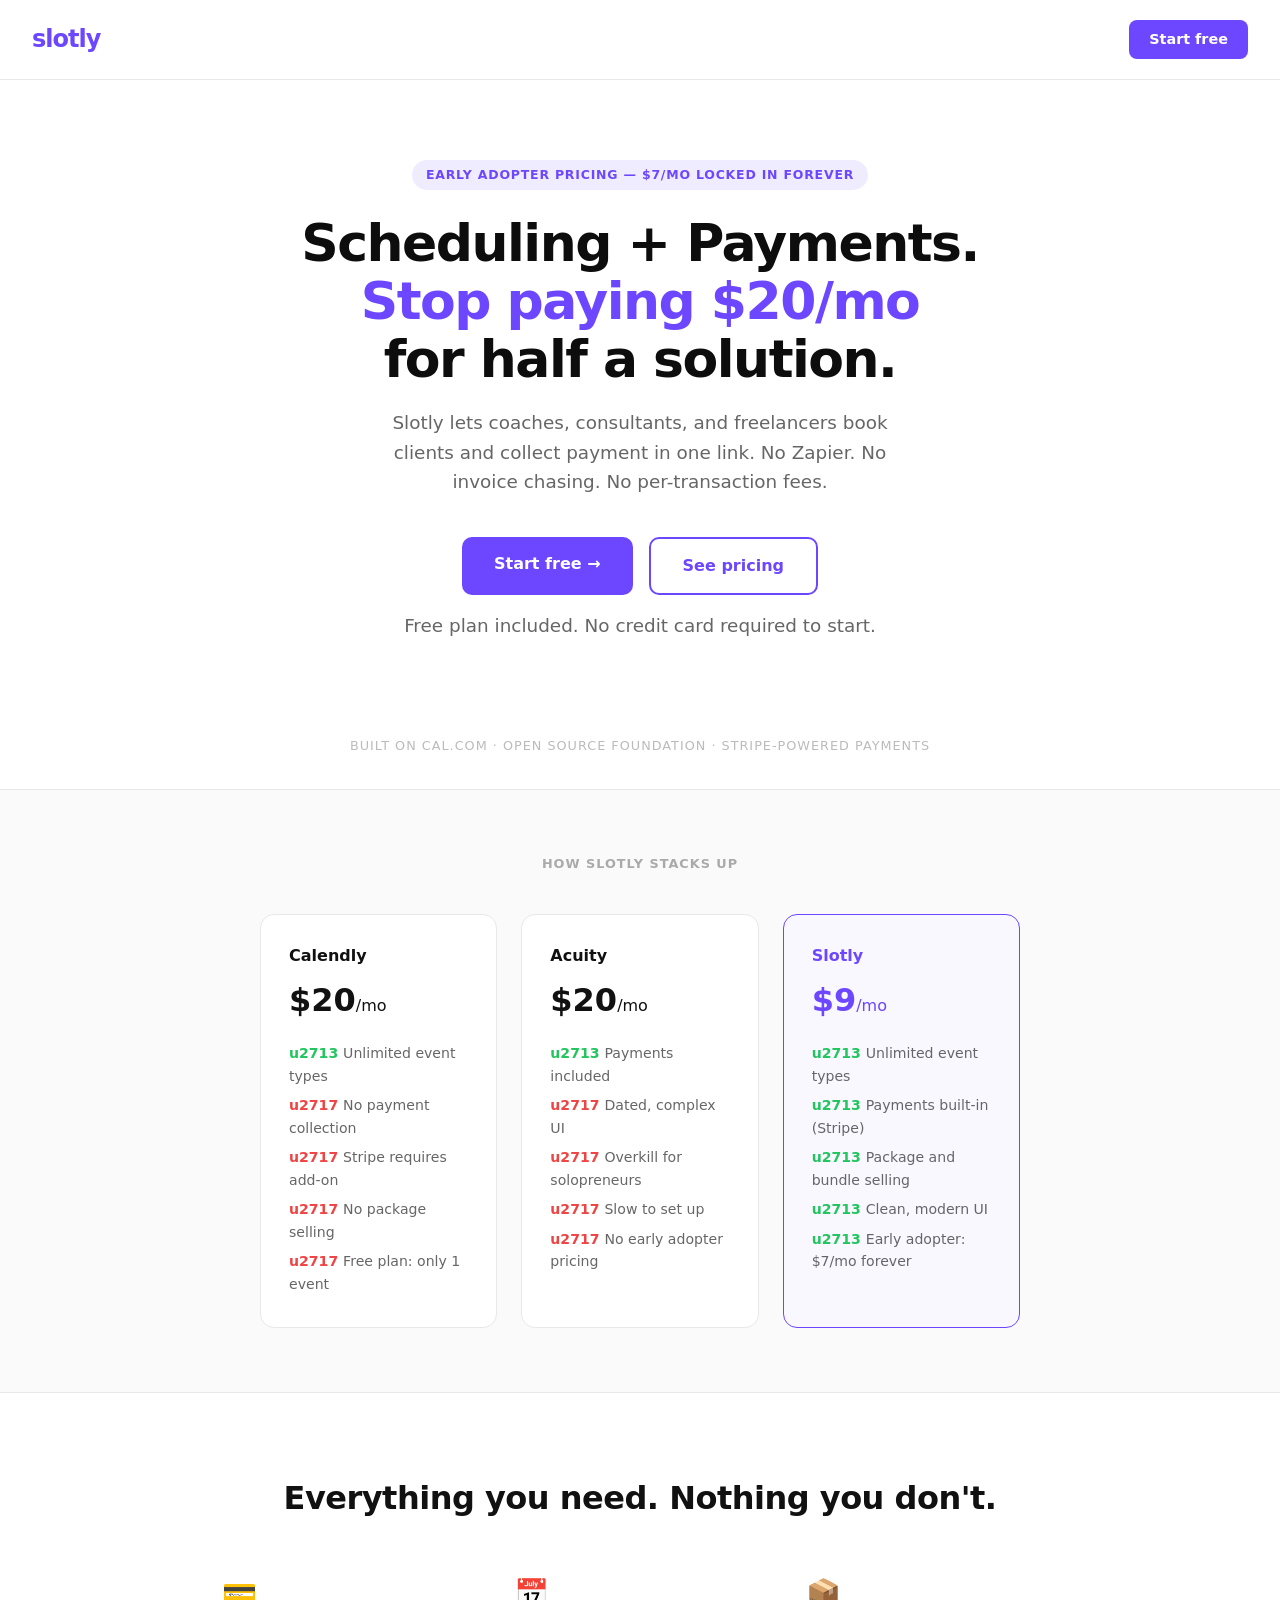
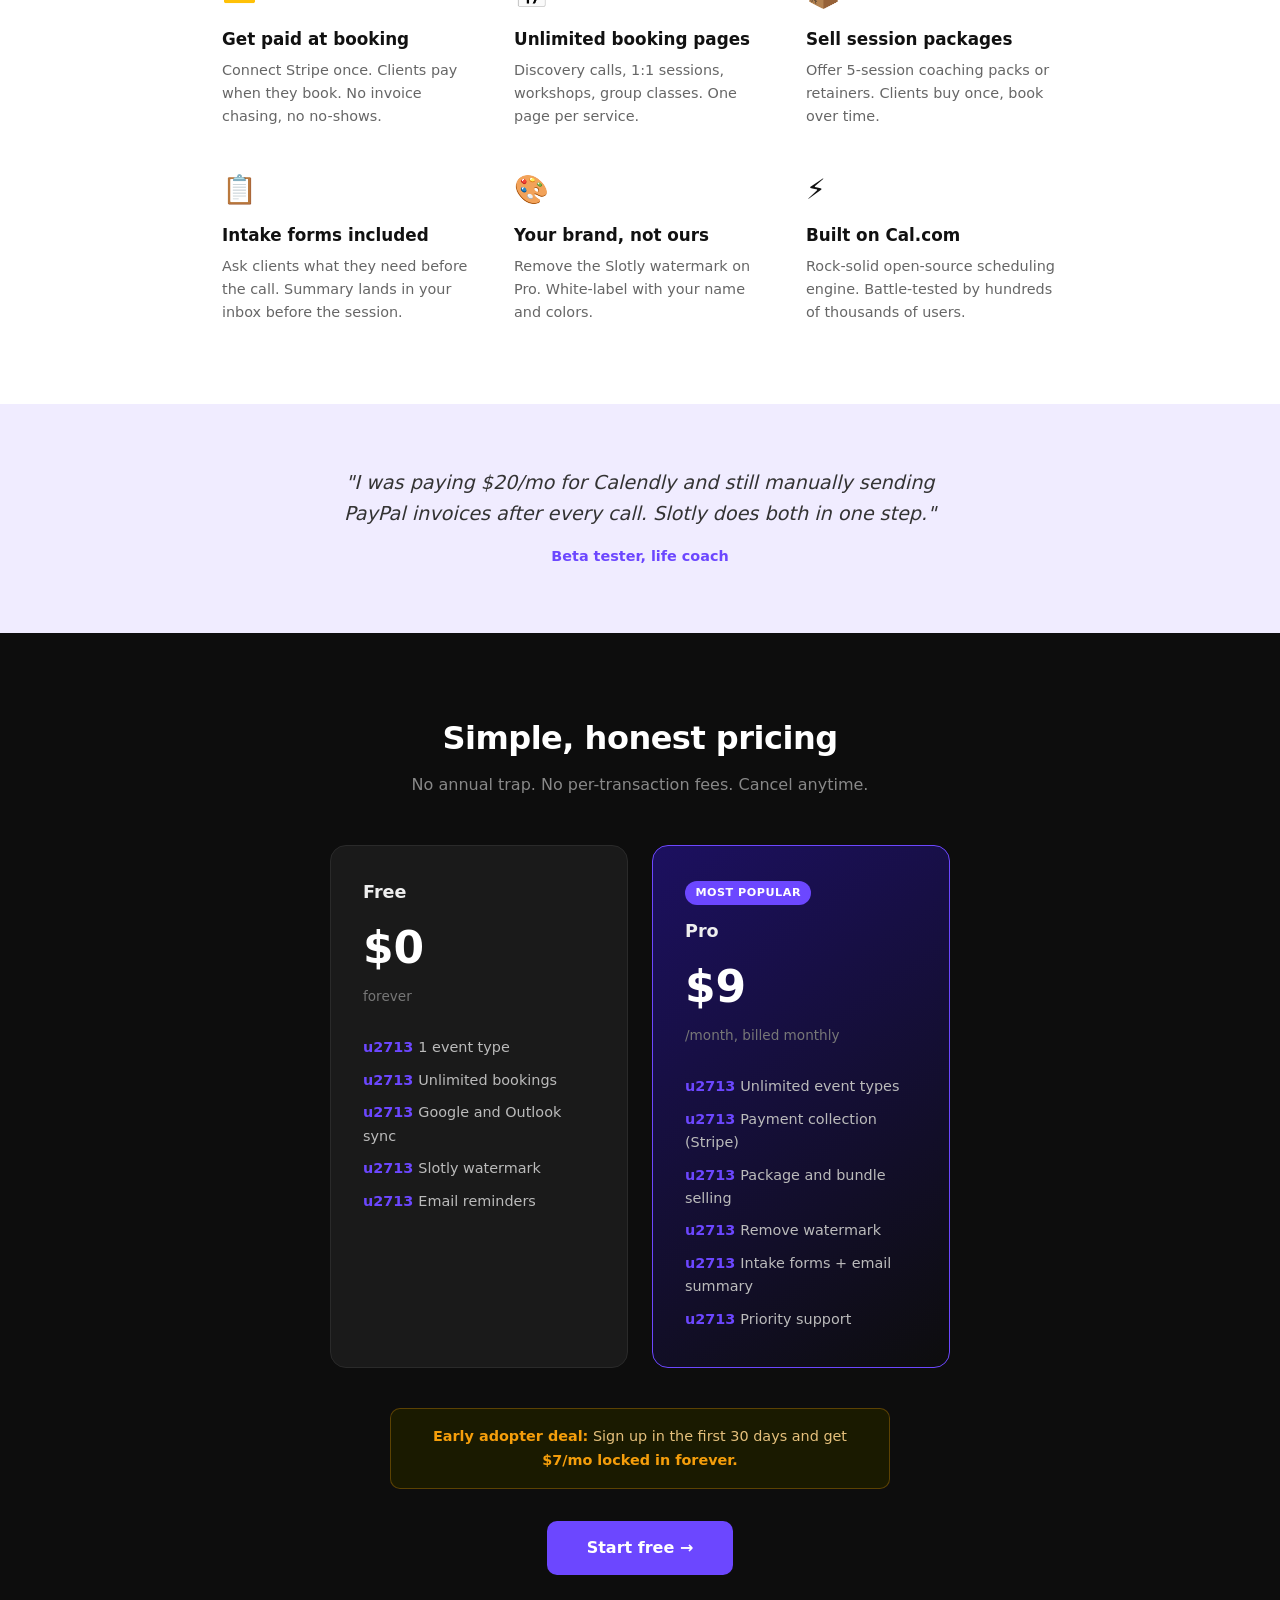
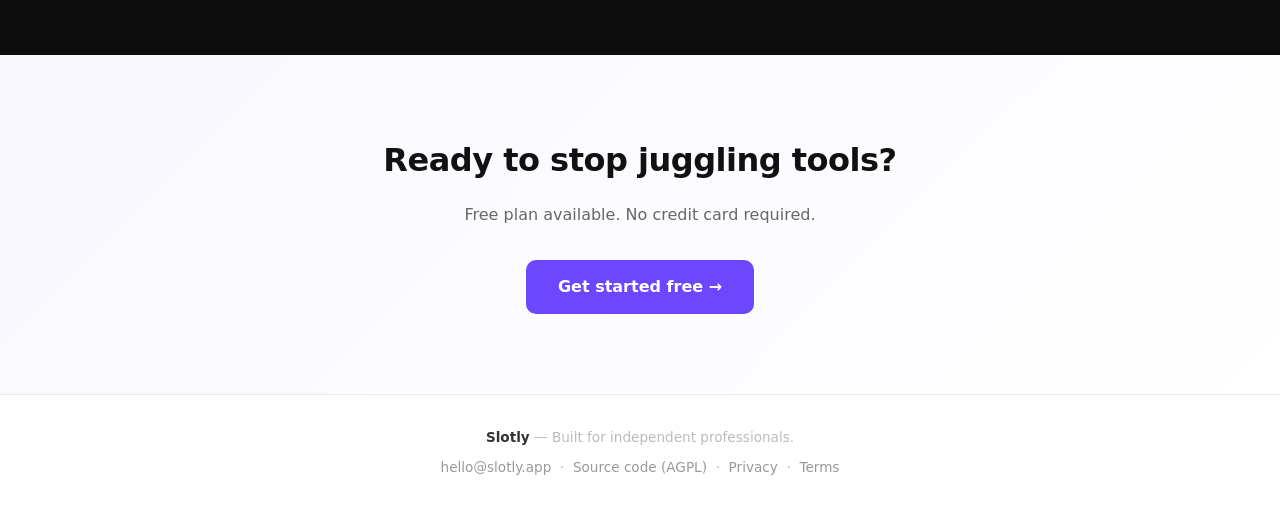
<file: index.html>
<!DOCTYPE html>
<html lang="en">
<head>
  <meta charset="UTF-8">
  <meta name="viewport" content="width=device-width, initial-scale=1.0">
  <title>Slotly — Scheduling + Payments for Coaches and Consultants</title>
  <meta name="description" content="Book clients and collect payment in one link. $9/mo. No per-transaction fees.">
  <meta property="og:title" content="Slotly — Book, pay, done.">
  <meta property="og:description" content="Scheduling with built-in payments for coaches, consultants, and freelancers. Book and get paid in one step.">
  <meta property="og:type" content="website">
  <style>
    *, *::before, *::after { box-sizing: border-box; margin: 0; padding: 0; }
    :root { --purple: #6c47ff; --purple-dark: #5a38d9; --purple-light: #f0ecff; --muted: #666; --border: #e8e8e8; }
    body { font-family: -apple-system, BlinkMacSystemFont, 'Segoe UI', system-ui, sans-serif; color: #111; background: #fff; line-height: 1.6; }
    nav { display: flex; justify-content: space-between; align-items: center; padding: 1.25rem 2rem; border-bottom: 1px solid var(--border); position: sticky; top: 0; background: rgba(255,255,255,0.95); backdrop-filter: blur(8px); z-index: 100; }
    .logo { font-size: 1.5rem; font-weight: 800; color: var(--purple); text-decoration: none; letter-spacing: -1px; }
    .nav-cta { background: var(--purple); color: white; border: none; padding: 0.5rem 1.25rem; border-radius: 8px; font-size: 0.9rem; font-weight: 600; cursor: pointer; text-decoration: none; transition: background 0.2s; display: inline-block; }
    .nav-cta:hover { background: var(--purple-dark); }
    .hero { max-width: 760px; margin: 5rem auto 4rem; padding: 0 2rem; text-align: center; }
    .hero-badge { display: inline-block; background: var(--purple-light); color: var(--purple); font-size: 0.78rem; font-weight: 700; padding: 0.3rem 0.85rem; border-radius: 100px; margin-bottom: 1.5rem; text-transform: uppercase; letter-spacing: 0.8px; }
    .hero h1 { font-size: clamp(2rem, 5vw, 3.25rem); font-weight: 800; line-height: 1.12; letter-spacing: -1.5px; margin-bottom: 1.25rem; color: #0d0d0d; }
    .hero h1 .accent { color: var(--purple); }
    .hero p { font-size: 1.15rem; color: var(--muted); max-width: 560px; margin: 0 auto 2.5rem; }
    .cta-group { display: flex; gap: 1rem; justify-content: center; flex-wrap: wrap; margin-bottom: 1rem; }
    .btn-primary { background: var(--purple); color: white; padding: 0.9rem 2rem; border-radius: 10px; font-size: 1rem; font-weight: 700; text-decoration: none; transition: background 0.2s; display: inline-block; }
    .btn-primary:hover { background: var(--purple-dark); }
    .btn-secondary { background: transparent; color: var(--purple); padding: 0.9rem 2rem; border-radius: 10px; font-size: 1rem; font-weight: 600; text-decoration: none; border: 2px solid var(--purple); transition: all 0.2s; display: inline-block; }
    .btn-secondary:hover { background: var(--purple); color: white; }
    .cta-note { font-size: 0.8rem; color: #999; }
    .social-proof { text-align: center; padding: 2rem; color: #bbb; font-size: 0.8rem; text-transform: uppercase; letter-spacing: 1px; }
    .comparison { background: #fafafa; border-top: 1px solid var(--border); border-bottom: 1px solid var(--border); padding: 4rem 2rem; text-align: center; }
    .comparison h2 { font-size: 0.8rem; font-weight: 600; color: #aaa; text-transform: uppercase; letter-spacing: 1px; margin-bottom: 2.5rem; }
    .compare-grid { display: grid; grid-template-columns: repeat(auto-fit, minmax(220px, 1fr)); gap: 1.5rem; max-width: 760px; margin: 0 auto; }
    .compare-card { background: white; border: 1.5px solid var(--border); border-radius: 14px; padding: 1.75rem; text-align: left; }
    .compare-card.winner { border-color: var(--purple); background: #f9f7ff; }
    .app-name { font-weight: 700; font-size: 1rem; margin-bottom: 0.4rem; }
    .slotly-name { color: var(--purple); }
    .price-tag { font-size: 2rem; font-weight: 800; margin-bottom: 0.75rem; }
    .slotly-price { color: var(--purple); }
    .compare-card ul { list-style: none; font-size: 0.88rem; color: var(--muted); }
    .compare-card ul li { padding: 0.22rem 0; }
    .compare-card ul li.yes::before { content: "\u2713 "; color: #22c55e; font-weight: 700; }
    .compare-card ul li.no::before  { content: "\u2717 "; color: #ef4444; font-weight: 700; }
    .features { max-width: 900px; margin: 5rem auto; padding: 0 2rem; }
    .features h2 { text-align: center; font-size: 2rem; font-weight: 800; letter-spacing: -0.5px; margin-bottom: 3rem; }
    .features-grid { display: grid; grid-template-columns: repeat(auto-fit, minmax(240px, 1fr)); gap: 2.5rem; }
    .feature-icon { font-size: 1.75rem; margin-bottom: 0.6rem; }
    .feature h3 { font-size: 1.05rem; font-weight: 700; margin-bottom: 0.35rem; }
    .feature p { font-size: 0.9rem; color: var(--muted); }
    .quote-section { background: var(--purple-light); padding: 4rem 2rem; text-align: center; }
    .quote-section blockquote { max-width: 600px; margin: 0 auto; font-size: 1.2rem; font-style: italic; color: #333; line-height: 1.6; }
    .quote-section cite { display: block; margin-top: 1rem; font-size: 0.9rem; color: var(--purple); font-style: normal; font-weight: 600; }
    .pricing { background: #0d0d0d; color: white; padding: 5rem 2rem; text-align: center; }
    .pricing h2 { font-size: 2rem; font-weight: 800; letter-spacing: -0.5px; margin-bottom: 0.5rem; }
    .pricing .subtitle { color: #888; margin-bottom: 3rem; font-size: 1rem; }
    .pricing-grid { display: grid; grid-template-columns: repeat(auto-fit, minmax(240px, 1fr)); gap: 1.5rem; max-width: 620px; margin: 0 auto 2.5rem; }
    .plan { background: #1a1a1a; border: 1.5px solid #2a2a2a; border-radius: 16px; padding: 2rem; text-align: left; }
    .plan.pro { border-color: var(--purple); background: linear-gradient(145deg, #1c1060 0%, #0d0d0d 100%); }
    .plan-badge { display: inline-block; background: var(--purple); color: white; font-size: 0.7rem; font-weight: 700; padding: 0.2rem 0.65rem; border-radius: 100px; text-transform: uppercase; letter-spacing: 0.5px; margin-bottom: 0.75rem; }
    .plan h3 { font-size: 1.1rem; font-weight: 600; margin-bottom: 0.4rem; color: #eee; }
    .plan .plan-price { font-size: 2.75rem; font-weight: 800; color: white; margin-bottom: 0.15rem; }
    .plan .plan-period { font-size: 0.85rem; color: #777; margin-bottom: 1.5rem; }
    .plan ul { list-style: none; font-size: 0.9rem; color: #bbb; }
    .plan ul li { padding: 0.3rem 0; }
    .plan ul li::before { content: "\u2713 "; color: var(--purple); font-weight: 700; }
    .early-banner { background: #1a1a00; border: 1px solid rgba(245,158,11,0.3); border-radius: 10px; padding: 1rem 1.5rem; font-size: 0.9rem; color: #e5c07b; max-width: 500px; margin: 0 auto 2rem; }
    .early-banner strong { color: #f59e0b; }
    .pricing-cta { display: inline-block; background: var(--purple); color: white; padding: 0.9rem 2.5rem; border-radius: 10px; font-size: 1rem; font-weight: 700; text-decoration: none; transition: background 0.2s; }
    .pricing-cta:hover { background: var(--purple-dark); }
    .cta-bottom { padding: 5rem 2rem; text-align: center; background: linear-gradient(135deg, #f9f7ff 0%, #fff 100%); }
    .cta-bottom h2 { font-size: 2rem; font-weight: 800; letter-spacing: -0.5px; margin-bottom: 1rem; }
    .cta-bottom p { color: var(--muted); margin-bottom: 2rem; }
    footer { text-align: center; padding: 2rem; color: #bbb; font-size: 0.85rem; border-top: 1px solid var(--border); }
    footer a { color: #999; text-decoration: none; }
    footer a:hover { color: var(--purple); }
    @media (max-width: 600px) { .hero { margin-top: 3rem; } .hero h1 { font-size: 2rem; } nav { padding: 1rem; } }
  </style>
</head>
<body>
<nav>
  <a href="#" class="logo">slotly</a>
  <a href="https://slotly-chi.vercel.app/auth/login" class="nav-cta">Start free</a>
</nav>
<section class="hero">
  <div class="hero-badge">Early adopter pricing &mdash; $7/mo locked in forever</div>
  <h1>Scheduling + Payments.<br><span class="accent">Stop paying $20/mo</span><br>for half a solution.</h1>
  <p>Slotly lets coaches, consultants, and freelancers book clients and collect payment in one link. No Zapier. No invoice chasing. No per-transaction fees.</p>
  <div class="cta-group">
    <a href="https://slotly-chi.vercel.app/auth/login" class="btn-primary">Start free &rarr;</a>
    <a href="#pricing" class="btn-secondary">See pricing</a>
  </div>
  <p class="cta-note">Free plan included. No credit card required to start.</p>
</section>
<div class="social-proof">Built on Cal.com &middot; Open source foundation &middot; Stripe-powered payments</div>
<section class="comparison">
  <h2>How Slotly stacks up</h2>
  <div class="compare-grid">
    <div class="compare-card">
      <div class="app-name">Calendly</div>
      <div class="price-tag">$20<span style="font-size:1rem;font-weight:500;">/mo</span></div>
      <ul>
        <li class="yes">Unlimited event types</li>
        <li class="no">No payment collection</li>
        <li class="no">Stripe requires add-on</li>
        <li class="no">No package selling</li>
        <li class="no">Free plan: only 1 event</li>
      </ul>
    </div>
    <div class="compare-card">
      <div class="app-name">Acuity</div>
      <div class="price-tag">$20<span style="font-size:1rem;font-weight:500;">/mo</span></div>
      <ul>
        <li class="yes">Payments included</li>
        <li class="no">Dated, complex UI</li>
        <li class="no">Overkill for solopreneurs</li>
        <li class="no">Slow to set up</li>
        <li class="no">No early adopter pricing</li>
      </ul>
    </div>
    <div class="compare-card winner">
      <div class="app-name slotly-name">Slotly</div>
      <div class="price-tag slotly-price">$9<span style="font-size:1rem;font-weight:500;">/mo</span></div>
      <ul>
        <li class="yes">Unlimited event types</li>
        <li class="yes">Payments built-in (Stripe)</li>
        <li class="yes">Package and bundle selling</li>
        <li class="yes">Clean, modern UI</li>
        <li class="yes">Early adopter: $7/mo forever</li>
      </ul>
    </div>
  </div>
</section>
<section class="features">
  <h2>Everything you need. Nothing you don't.</h2>
  <div class="features-grid">
    <div class="feature"><div class="feature-icon">&#128179;</div><h3>Get paid at booking</h3><p>Connect Stripe once. Clients pay when they book. No invoice chasing, no no-shows.</p></div>
    <div class="feature"><div class="feature-icon">&#128197;</div><h3>Unlimited booking pages</h3><p>Discovery calls, 1:1 sessions, workshops, group classes. One page per service.</p></div>
    <div class="feature"><div class="feature-icon">&#128230;</div><h3>Sell session packages</h3><p>Offer 5-session coaching packs or retainers. Clients buy once, book over time.</p></div>
    <div class="feature"><div class="feature-icon">&#128203;</div><h3>Intake forms included</h3><p>Ask clients what they need before the call. Summary lands in your inbox before the session.</p></div>
    <div class="feature"><div class="feature-icon">&#127912;</div><h3>Your brand, not ours</h3><p>Remove the Slotly watermark on Pro. White-label with your name and colors.</p></div>
    <div class="feature"><div class="feature-icon">&#9889;</div><h3>Built on Cal.com</h3><p>Rock-solid open-source scheduling engine. Battle-tested by hundreds of thousands of users.</p></div>
  </div>
</section>
<section class="quote-section">
  <blockquote>"I was paying $20/mo for Calendly and still manually sending PayPal invoices after every call. Slotly does both in one step."</blockquote>
  <cite>Beta tester, life coach</cite>
</section>
<section class="pricing" id="pricing">
  <h2>Simple, honest pricing</h2>
  <p class="subtitle">No annual trap. No per-transaction fees. Cancel anytime.</p>
  <div class="pricing-grid">
    <div class="plan">
      <h3>Free</h3><div class="plan-price">$0</div><div class="plan-period">forever</div>
      <ul><li>1 event type</li><li>Unlimited bookings</li><li>Google and Outlook sync</li><li>Slotly watermark</li><li>Email reminders</li></ul>
    </div>
    <div class="plan pro">
      <div class="plan-badge">Most popular</div>
      <h3>Pro</h3><div class="plan-price">$9</div><div class="plan-period">/month, billed monthly</div>
      <ul><li>Unlimited event types</li><li>Payment collection (Stripe)</li><li>Package and bundle selling</li><li>Remove watermark</li><li>Intake forms + email summary</li><li>Priority support</li></ul>
    </div>
  </div>
  <div class="early-banner"><strong>Early adopter deal:</strong> Sign up in the first 30 days and get <strong>$7/mo locked in forever.</strong></div>
  <a href="https://slotly-chi.vercel.app/auth/login" class="pricing-cta">Start free &rarr;</a>
</section>
<section class="cta-bottom">
  <h2>Ready to stop juggling tools?</h2>
  <p>Free plan available. No credit card required.</p>
  <a href="https://slotly-chi.vercel.app/auth/login" class="btn-primary">Get started free &rarr;</a>
</section>
<footer>
  <p style="margin-bottom:0.5rem;"><strong style="color:#333;">Slotly</strong> &mdash; Built for independent professionals.</p>
  <p><a href="mailto:hello@slotly.app">hello@slotly.app</a> &nbsp;&middot;&nbsp; <a href="https://github.com/Acustimet/slotly">Source code (AGPL)</a> &nbsp;&middot;&nbsp; <a href="#">Privacy</a> &nbsp;&middot;&nbsp; <a href="#">Terms</a></p>
</footer>
</body>
</html>
</file>
